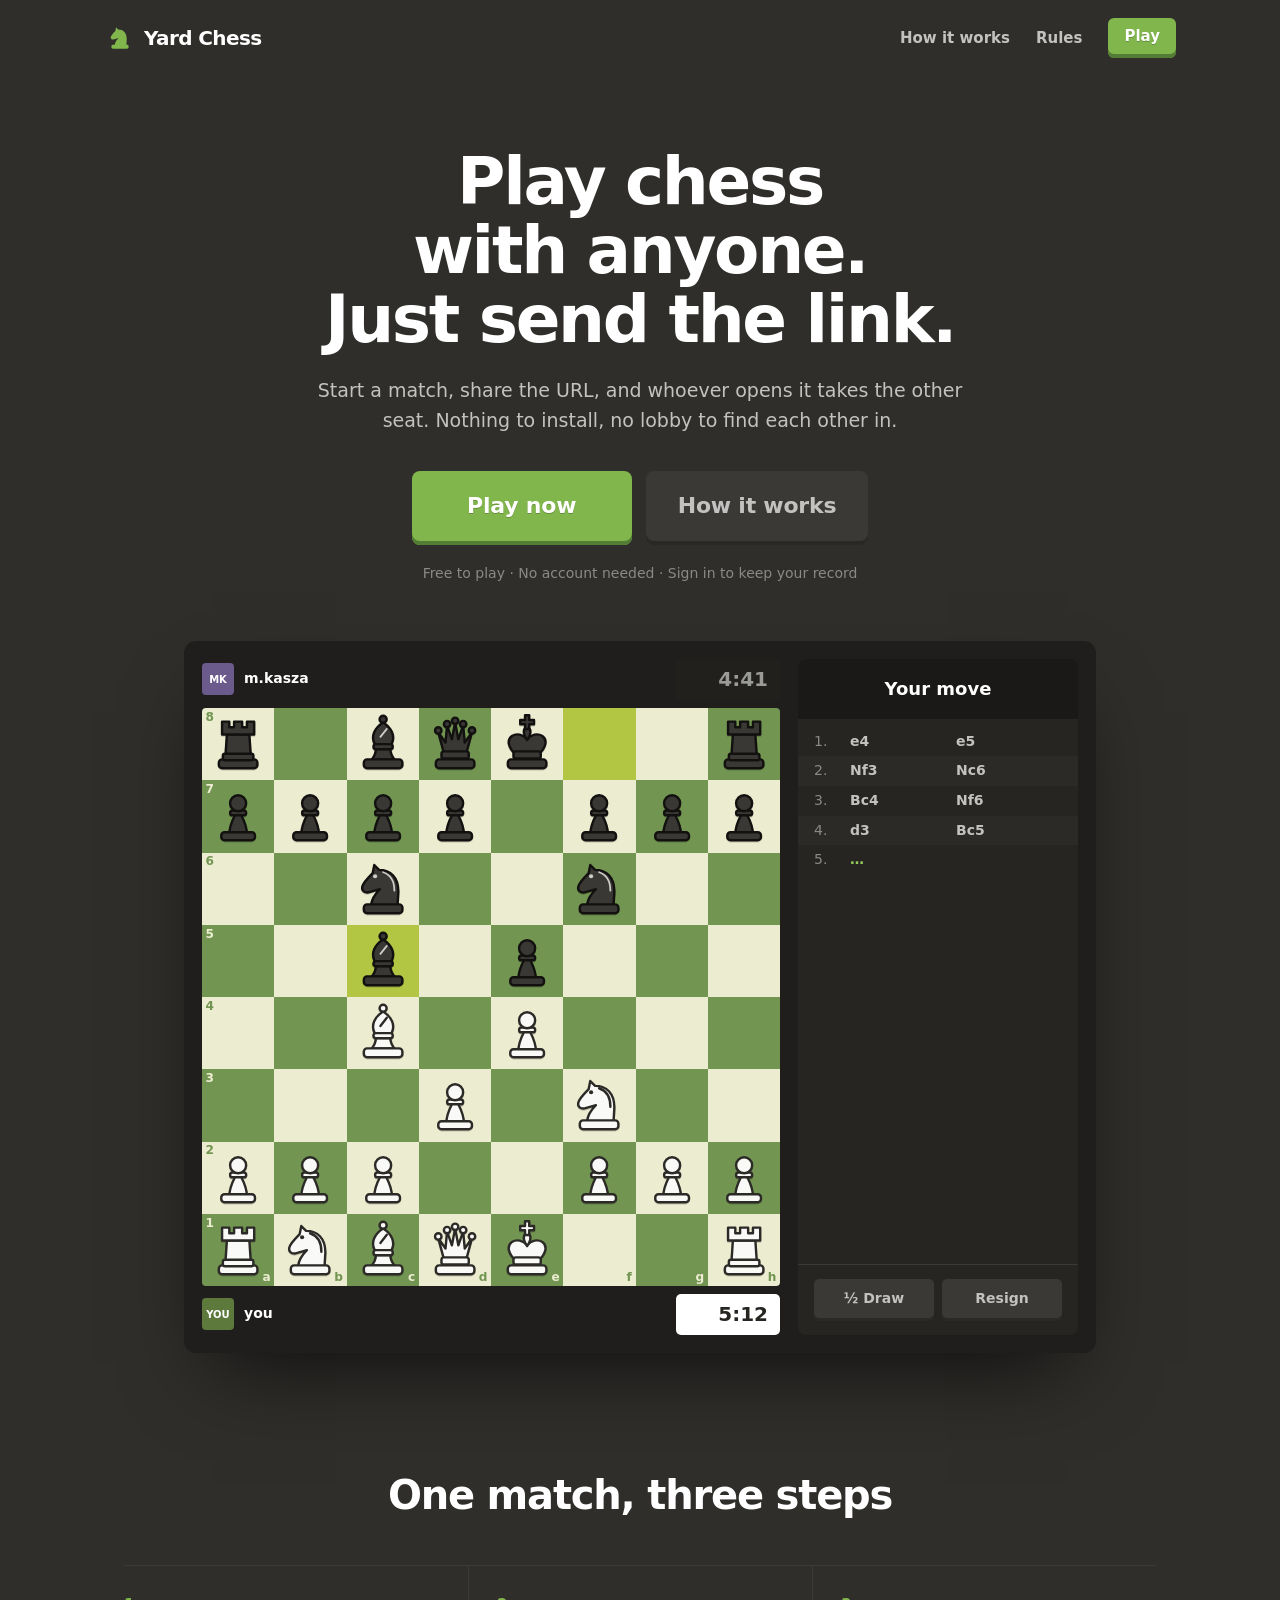
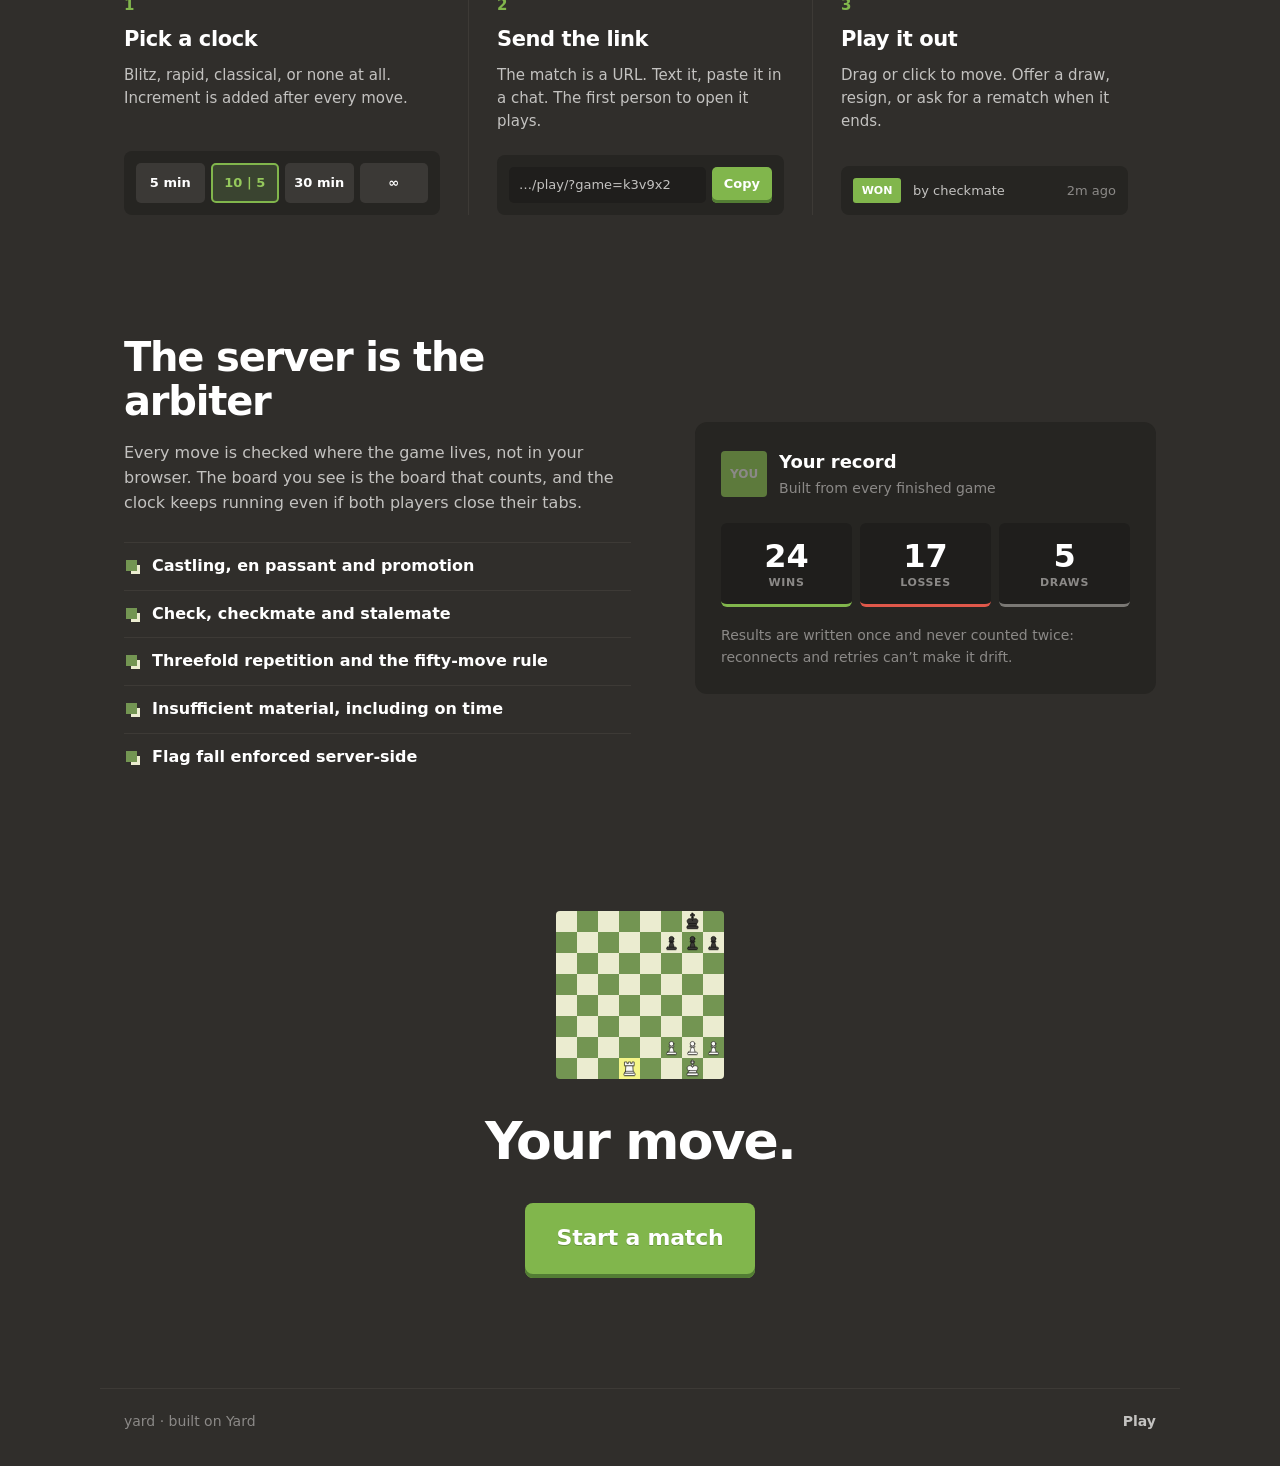
<file: .yard/landing-page/index.html>
<!doctype html>
<html lang="en">
  <head>
    <meta charset="utf-8" />
    <meta name="viewport" content="width=device-width, initial-scale=1" />
    <meta name="theme-color" content="#262522" />
    <title data-yard="title">Yard Chess</title>
    <meta name="description" content="Real-time chess in the browser. Start a match, send the link, play." />
    <link rel="stylesheet" href="styles.css" />
  </head>
  <body>
    <header class="nav">
      <a class="brand" href="./">
        <svg viewBox="0 0 45 45" aria-hidden="true">
          <path d="M15 32.5c.5-4.5 3-7.5 5.5-10l-7 2c-2.5.5-4.5-1-4-3.5.5-2.5 3.5-5.5 6.5-8.5L17 7.5l3 3c7 0 12 4.5 12 13.5l-.5 8.5z"/>
          <rect x="10.5" y="32" width="24" height="5.5" rx="2"/>
        </svg>
        <span data-yard="title">Yard Chess</span>
      </a>
      <nav class="nav-links" aria-label="Page">
        <a href="#how">How it works</a>
        <a href="#rules">Rules</a>
        <a class="btn btn-sm" href="play/">Play</a>
      </nav>
    </header>

    <main>
      <!-- ── Hero ──────────────────────────────────────────────────────── -->
      <section class="hero">
        <h1>Play chess with anyone.<br />Just send the link.</h1>
        <p class="lede">
          Start a match, share the URL, and whoever opens it takes the other seat. Nothing
          to install, no lobby to find each other in.
        </p>
        <div class="hero-ctas">
          <a class="btn btn-xl" href="play/">Play now</a>
          <a class="btn btn-xl btn-quiet" href="#how">How it works</a>
        </div>
        <p class="fine">Free to play &middot; No account needed &middot; Sign in to keep your record</p>
      </section>

      <!-- ── The product, drawn in HTML ───────────────────────────────── -->
      <figure class="showcase" aria-label="A match in progress">
        <div class="table">
          <div class="board-col">
            <div class="bar">
              <span class="av av-b" aria-hidden="true">MK</span>
              <span class="who">m.kasza</span>
              <span class="clk">4:41</span>
            </div>
            <div
              class="mini-board"
              data-coords
              data-fen="r1bqk2r/pppp1ppp/2n2n2/2b1p3/2B1P3/3P1N2/PPP2PPP/RNBQK2R"
              data-marks="f8 c5"
            ></div>
            <div class="bar">
              <span class="av" aria-hidden="true">YOU</span>
              <span class="who">you</span>
              <span class="clk is-live">5:12</span>
            </div>
          </div>
          <div class="panel" aria-hidden="true">
            <p class="panel-status">Your move</p>
            <ol class="panel-moves">
              <li><span>1.</span><b>e4</b><b>e5</b></li>
              <li><span>2.</span><b>Nf3</b><b>Nc6</b></li>
              <li><span>3.</span><b>Bc4</b><b>Nf6</b></li>
              <li><span>4.</span><b>d3</b><b>Bc5</b></li>
              <li><span>5.</span><b class="now">&hellip;</b><b></b></li>
            </ol>
            <div class="panel-actions">
              <span class="ghost-btn">&frac12; Draw</span>
              <span class="ghost-btn">Resign</span>
            </div>
          </div>
        </div>
      </figure>

      <!-- ── How it works ─────────────────────────────────────────────── -->
      <section class="section" id="how">
        <h2 class="section-title">One match, three steps</h2>

        <ol class="steps">
          <li class="step">
            <span class="step-no">1</span>
            <h3>Pick a clock</h3>
            <p>Blitz, rapid, classical, or none at all. Increment is added after every move.</p>
            <div class="demo demo-clocks" aria-hidden="true">
              <span>5 min</span><span class="on">10 | 5</span><span>30 min</span><span>&infin;</span>
            </div>
          </li>
          <li class="step">
            <span class="step-no">2</span>
            <h3>Send the link</h3>
            <p>The match is a URL. Text it, paste it in a chat. The first person to open it plays.</p>
            <div class="demo demo-link" aria-hidden="true">
              <span class="url">&hellip;/play/?game=k3v9x2</span><span class="copy">Copy</span>
            </div>
          </li>
          <li class="step">
            <span class="step-no">3</span>
            <h3>Play it out</h3>
            <p>Drag or click to move. Offer a draw, resign, or ask for a rematch when it ends.</p>
            <div class="demo demo-result" aria-hidden="true">
              <span class="res win">Won</span><span>by checkmate</span><span class="when">2m ago</span>
            </div>
          </li>
        </ol>
      </section>

      <!-- ── Rules and record ─────────────────────────────────────────── -->
      <section class="section split" id="rules">
        <div class="split-copy">
          <h2 class="section-title">The server is the arbiter</h2>
          <p>
            Every move is checked where the game lives, not in your browser. The board you see
            is the board that counts, and the clock keeps running even if both players close
            their tabs.
          </p>
          <ul class="rules">
            <li>Castling, en passant and promotion</li>
            <li>Check, checkmate and stalemate</li>
            <li>Threefold repetition and the fifty-move rule</li>
            <li>Insufficient material, including on time</li>
            <li>Flag fall enforced server-side</li>
          </ul>
        </div>

        <div class="record-card" aria-label="Example player record">
          <div class="record-head">
            <span class="av" aria-hidden="true">YOU</span>
            <div>
              <strong>Your record</strong>
              <span>Built from every finished game</span>
            </div>
          </div>
          <div class="record-grid">
            <div class="cell win"><strong>24</strong><span>Wins</span></div>
            <div class="cell loss"><strong>17</strong><span>Losses</span></div>
            <div class="cell draw"><strong>5</strong><span>Draws</span></div>
          </div>
          <p class="record-note">
            Results are written once and never counted twice: reconnects and retries can&rsquo;t
            make it drift.
          </p>
        </div>
      </section>

      <!-- ── Closing call ─────────────────────────────────────────────── -->
      <section class="closer">
        <div
          class="mini-board mini-board-sm"
          data-fen="6k1/5ppp/8/8/8/8/5PPP/3R2K1"
          data-marks="d1"
          aria-hidden="true"
        ></div>
        <h2>Your move.</h2>
        <a class="btn btn-xl" href="play/">Start a match</a>
      </section>
    </main>

    <footer class="foot">
      <span><span data-yard="team.username">yard</span> &middot; built on Yard</span>
      <a href="play/">Play</a>
    </footer>

    <script src="board.js"></script>
  </body>
</html>
</file>
<file: .yard/landing-page/styles.css>
/* Same room as the app: charcoal, a green board, one green button per screen. */

:root {
  color-scheme: dark;
  --bg: #302e2b;
  --panel: #262522;
  --panel-2: #1f1e1c;
  --raise: #3b3936;
  --line: #3d3a36;
  --ink: #ffffff;
  --ink-2: #c3c2c0;
  --ink-3: #8b8987;
  --green: #81b64c;
  --green-hi: #95c95c;
  --green-edge: #537d34;
  --red: #e0584a;
  --sq-light: #ebecd0;
  --sq-dark: #739552;
  --font: "Segoe UI", system-ui, -apple-system, Roboto, "Helvetica Neue", Arial, sans-serif;
}

* {
  box-sizing: border-box;
}

html {
  scroll-behavior: smooth;
}

body {
  margin: 0;
  background: var(--bg);
  color: var(--ink);
  font-family: var(--font);
  font-size: 16px;
  line-height: 1.55;
  -webkit-font-smoothing: antialiased;
}

h1,
h2,
h3 {
  margin: 0;
  font-weight: 800;
}

a {
  color: inherit;
}

:focus-visible {
  outline: 2px solid var(--green-hi);
  outline-offset: 3px;
}

/* ── Buttons ──────────────────────────────────────────────────────────── */

.btn {
  display: inline-flex;
  align-items: center;
  justify-content: center;
  padding: 10px 18px 13px;
  border-radius: 6px;
  background: var(--green);
  box-shadow: inset 0 -4px 0 var(--green-edge);
  color: #fff;
  font-weight: 800;
  text-decoration: none;
  text-shadow: 0 1px 0 rgba(0, 0, 0, 0.2);
  transition: background 0.12s ease;
}

.btn:hover {
  background: var(--green-hi);
}

.btn:active {
  transform: translateY(2px);
  box-shadow: inset 0 -2px 0 var(--green-edge);
}

.btn-sm {
  padding: 7px 16px 10px;
  font-size: 15px;
}

.btn-xl {
  min-width: 220px;
  padding: 18px 32px 22px;
  font-size: 22px;
  letter-spacing: -0.01em;
  border-radius: 8px;
}

.btn-quiet {
  background: var(--raise);
  box-shadow: inset 0 -4px 0 rgba(0, 0, 0, 0.3);
  color: var(--ink-2);
  text-shadow: none;
}

.btn-quiet:hover {
  background: #45423e;
  color: #fff;
}

.btn-quiet:active {
  box-shadow: inset 0 -2px 0 rgba(0, 0, 0, 0.3);
}

/* ── Nav ──────────────────────────────────────────────────────────────── */

.nav {
  display: flex;
  align-items: center;
  justify-content: space-between;
  max-width: 1120px;
  margin: 0 auto;
  padding: 18px 24px;
}

.brand {
  display: inline-flex;
  align-items: center;
  gap: 8px;
  font-size: 20px;
  font-weight: 800;
  letter-spacing: -0.03em;
  text-decoration: none;
}

.brand svg {
  width: 32px;
  height: 32px;
  fill: var(--green);
}

.nav-links {
  display: flex;
  align-items: center;
  gap: 26px;
  font-size: 15px;
  font-weight: 700;
}

.nav-links a:not(.btn) {
  color: var(--ink-2);
  text-decoration: none;
}

.nav-links a:not(.btn):hover {
  color: #fff;
}

/* ── Hero ─────────────────────────────────────────────────────────────── */

.hero {
  max-width: 820px;
  margin: 0 auto;
  padding: 72px 24px 56px;
  text-align: center;
}

.hero h1 {
  font-size: clamp(38px, 6.4vw, 66px);
  line-height: 1.04;
  letter-spacing: -0.035em;
  text-wrap: balance;
}

.lede {
  max-width: 34em;
  margin: 22px auto 0;
  color: var(--ink-2);
  font-size: clamp(17px, 2vw, 19px);
  text-wrap: pretty;
}

.hero-ctas {
  display: flex;
  flex-wrap: wrap;
  justify-content: center;
  gap: 14px;
  margin-top: 36px;
}

.fine {
  margin: 18px 0 0;
  color: var(--ink-3);
  font-size: 14px;
}

/* ── Boards ───────────────────────────────────────────────────────────── */

.mini-board {
  display: grid;
  grid-template-columns: repeat(8, 1fr);
  grid-template-rows: repeat(8, 1fr);
  aspect-ratio: 1;
  width: 100%;
  border-radius: 4px;
  overflow: hidden;
  container-type: inline-size;
}

.mini-board > div {
  position: relative;
}

.mini-board .light {
  background: var(--sq-light);
}

.mini-board .dark {
  background: var(--sq-dark);
}

.mini-board .mark::before {
  content: "";
  position: absolute;
  inset: 0;
  background: rgba(255, 255, 51, 0.46);
}

.pc {
  position: relative;
  display: block;
  width: 100%;
  height: 100%;
  stroke-width: 1.5;
  stroke-linejoin: round;
  stroke-linecap: round;
  filter: drop-shadow(0 1.5px 0 rgba(0, 0, 0, 0.18));
}

.pc.w {
  fill: #f9f9f7;
  stroke: #2c2a27;
}

.pc.b {
  fill: #3a3835;
  stroke: #121110;
}

.pc .detail {
  fill: none;
}

.pc.b .detail {
  stroke: #cfcdc8;
  stroke-width: 1.1;
}

.pc.w .eye {
  fill: #2c2a27;
  stroke: none;
}

.pc.b .eye {
  fill: #cfcdc8;
  stroke: none;
}

.mini-board .cf,
.mini-board .cr {
  position: absolute;
  font-size: 2.1cqi;
  font-weight: 700;
  line-height: 1;
}

.mini-board .cf {
  right: 5%;
  bottom: 4%;
}

.mini-board .cr {
  left: 5%;
  top: 4%;
}

.mini-board .light > .cf,
.mini-board .light > .cr {
  color: var(--sq-dark);
}

.mini-board .dark > .cf,
.mini-board .dark > .cr {
  color: var(--sq-light);
}

/* ── Showcase ─────────────────────────────────────────────────────────── */

.showcase {
  max-width: 960px;
  margin: 0 auto;
  padding: 0 24px;
}

.table {
  display: grid;
  grid-template-columns: minmax(0, 1fr) 280px;
  gap: 18px;
  padding: 18px;
  border-radius: 12px;
  background: var(--panel-2);
  box-shadow: 0 40px 80px -30px rgba(0, 0, 0, 0.7);
}

.board-col {
  display: grid;
  gap: 8px;
}

.bar {
  display: flex;
  align-items: center;
  gap: 10px;
}

.av {
  display: grid;
  place-items: center;
  width: 32px;
  height: 32px;
  border-radius: 4px;
  background: #5d7a3c;
  font-size: 10px;
  font-weight: 800;
  flex: none;
}

.av-b {
  background: #6b5a8c;
}

.who {
  flex: 1;
  font-size: 14px;
  font-weight: 700;
}

.clk {
  min-width: 104px;
  padding: 5px 12px;
  border-radius: 5px;
  background: #21201d;
  color: rgba(255, 255, 255, 0.55);
  font-size: 20px;
  font-weight: 700;
  font-variant-numeric: tabular-nums;
  text-align: right;
}

.clk.is-live {
  background: #fff;
  color: #262522;
}

.panel {
  display: flex;
  flex-direction: column;
  border-radius: 8px;
  background: var(--panel);
  overflow: hidden;
}

.panel-status {
  margin: 0;
  padding: 16px;
  background: #1a1917;
  font-size: 18px;
  font-weight: 800;
  text-align: center;
}

.panel-moves {
  flex: 1;
  margin: 0;
  padding: 8px 0;
  list-style: none;
  font-size: 14px;
  font-variant-numeric: tabular-nums;
}

.panel-moves li {
  display: grid;
  grid-template-columns: 36px 1fr 1fr;
  padding: 4px 16px;
}

.panel-moves li:nth-child(even) {
  background: rgba(255, 255, 255, 0.025);
}

.panel-moves span {
  color: var(--ink-3);
}

.panel-moves b {
  font-weight: 600;
  color: var(--ink-2);
}

.panel-moves .now {
  color: var(--green-hi);
}

.panel-actions {
  display: flex;
  gap: 8px;
  padding: 14px 16px;
  border-top: 1px solid var(--line);
}

.ghost-btn {
  flex: 1;
  padding: 9px 0 11px;
  border-radius: 5px;
  background: var(--raise);
  box-shadow: inset 0 -3px 0 rgba(0, 0, 0, 0.28);
  color: var(--ink-2);
  font-size: 14px;
  font-weight: 700;
  text-align: center;
}

/* ── Sections ─────────────────────────────────────────────────────────── */

.section {
  max-width: 1080px;
  margin: 0 auto;
  padding: 120px 24px 0;
}

.section-title {
  font-size: clamp(28px, 3.6vw, 40px);
  line-height: 1.1;
  letter-spacing: -0.03em;
}

#how .section-title {
  text-align: center;
}

.steps {
  display: grid;
  grid-template-columns: repeat(3, 1fr);
  margin: 48px 0 0;
  padding: 0;
  list-style: none;
  border-top: 1px solid var(--line);
}

.step {
  display: flex;
  flex-direction: column;
  padding: 28px 28px 0 0;
}

.step + .step {
  padding-left: 28px;
  border-left: 1px solid var(--line);
}

.step-no {
  color: var(--green);
  font-size: 15px;
  font-weight: 800;
  font-variant-numeric: tabular-nums;
}

.step h3 {
  margin-top: 6px;
  font-size: 21px;
  letter-spacing: -0.02em;
}

.step p {
  flex: 1;
  margin: 8px 0 22px;
  color: var(--ink-2);
  font-size: 15px;
}

.demo {
  display: flex;
  align-items: center;
  gap: 6px;
  padding: 12px;
  border-radius: 8px;
  background: var(--panel);
  font-size: 13px;
  font-weight: 700;
}

.demo-clocks span {
  flex: 1;
  padding: 8px 0;
  border: 2px solid transparent;
  border-radius: 5px;
  background: var(--raise);
  text-align: center;
  font-variant-numeric: tabular-nums;
}

.demo-clocks .on {
  border-color: var(--green);
  background: #3a4430;
  color: var(--green-hi);
}

.demo-link .url {
  flex: 1;
  min-width: 0;
  padding: 8px 10px;
  border-radius: 5px;
  background: var(--panel-2);
  color: var(--ink-2);
  font-weight: 500;
  white-space: nowrap;
  overflow: hidden;
  text-overflow: ellipsis;
}

.demo-link .copy {
  padding: 7px 12px 9px;
  border-radius: 5px;
  background: var(--green);
  box-shadow: inset 0 -3px 0 var(--green-edge);
}

.demo-result {
  gap: 12px;
  color: var(--ink-2);
  font-weight: 500;
}

.demo-result .res {
  width: 48px;
  padding: 4px 0;
  border-radius: 3px;
  color: #fff;
  font-size: 11px;
  font-weight: 800;
  text-align: center;
  text-transform: uppercase;
}

.demo-result .win {
  background: var(--green);
}

.demo-result .when {
  margin-left: auto;
  color: var(--ink-3);
}

/* ── Rules + record ───────────────────────────────────────────────────── */

.split {
  display: grid;
  grid-template-columns: 1.1fr 1fr;
  gap: 64px;
  align-items: center;
}

.split-copy p {
  margin: 18px 0 0;
  max-width: 36em;
  color: var(--ink-2);
}

.rules {
  margin: 26px 0 0;
  padding: 0;
  list-style: none;
}

.rules li {
  position: relative;
  padding: 11px 0 11px 28px;
  border-top: 1px solid var(--line);
  font-weight: 600;
}

.rules li::before {
  content: "";
  position: absolute;
  left: 2px;
  top: 17px;
  width: 11px;
  height: 11px;
  background: var(--sq-dark);
  box-shadow: 4px 4px 0 -1px var(--sq-light);
}

.record-card {
  padding: 26px;
  border-radius: 12px;
  background: var(--panel);
}

.record-head {
  display: flex;
  align-items: center;
  gap: 12px;
}

.record-head .av {
  width: 46px;
  height: 46px;
  font-size: 12px;
}

.record-head strong {
  display: block;
  font-size: 18px;
}

.record-head span {
  color: var(--ink-3);
  font-size: 14px;
}

.record-grid {
  display: grid;
  grid-template-columns: repeat(3, 1fr);
  gap: 8px;
  margin-top: 22px;
}

.cell {
  display: grid;
  padding: 16px 8px 13px;
  border-radius: 6px;
  background: var(--panel-2);
  border-bottom: 3px solid;
  text-align: center;
}

.cell strong {
  font-size: 32px;
  line-height: 1.1;
  font-variant-numeric: tabular-nums;
}

.cell span {
  color: var(--ink-3);
  font-size: 11px;
  font-weight: 700;
  letter-spacing: 0.06em;
  text-transform: uppercase;
}

.cell.win {
  border-color: var(--green);
}

.cell.loss {
  border-color: var(--red);
}

.cell.draw {
  border-color: #7a7874;
}

.record-note {
  margin: 18px 0 0;
  color: var(--ink-3);
  font-size: 14px;
}

/* ── Closer ───────────────────────────────────────────────────────────── */

.closer {
  display: grid;
  justify-items: center;
  gap: 22px;
  max-width: 1080px;
  margin: 0 auto;
  padding: 130px 24px 110px;
  text-align: center;
}

.mini-board-sm {
  width: 168px;
}

.closer h2 {
  font-size: clamp(34px, 5vw, 52px);
  letter-spacing: -0.035em;
}

/* ── Footer ───────────────────────────────────────────────────────────── */

.foot {
  display: flex;
  justify-content: space-between;
  max-width: 1080px;
  margin: 0 auto;
  padding: 22px 24px 34px;
  border-top: 1px solid var(--line);
  color: var(--ink-3);
  font-size: 14px;
}

.foot a {
  color: var(--ink-2);
  font-weight: 700;
  text-decoration: none;
}

/* ── Narrow screens ───────────────────────────────────────────────────── */

@media (max-width: 860px) {
  .table {
    grid-template-columns: minmax(0, 1fr);
    padding: 12px;
  }

  .panel {
    display: none;
  }

  .steps {
    grid-template-columns: minmax(0, 1fr);
  }

  .step,
  .step + .step {
    padding: 26px 0 30px;
    border-left: 0;
  }

  .step + .step {
    border-top: 1px solid var(--line);
  }

  .split {
    grid-template-columns: minmax(0, 1fr);
    gap: 40px;
  }

  .section {
    padding-top: 88px;
  }
}

@media (max-width: 560px) {
  .nav {
    padding: 14px 16px;
  }

  .nav-links a:not(.btn) {
    display: none;
  }

  .hero {
    padding: 48px 16px 44px;
  }

  .hero-ctas .btn {
    width: 100%;
  }

  .showcase,
  .section,
  .closer,
  .foot {
    padding-left: 16px;
    padding-right: 16px;
  }

  .clk {
    min-width: 84px;
    font-size: 17px;
  }
}
</file>
